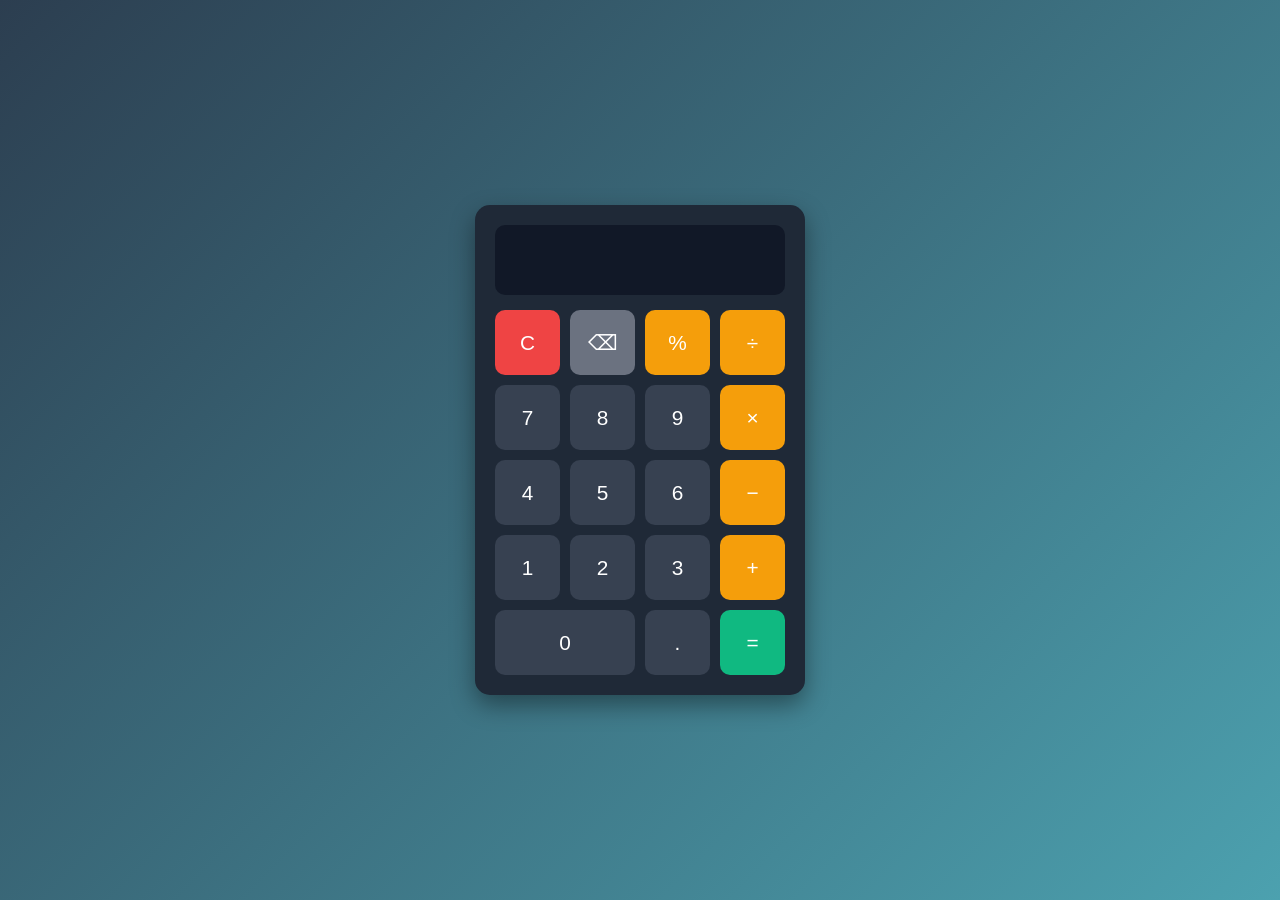
<file: Aulas/AULA - 01/exercício 01/index.html>
<!DOCTYPE html>
<html lang="pt-BR">
<head>
    <meta charset="UTF-8">
    <meta name="viewport" content="width=device-width, initial-scale=1.0">
    <title>Calculadora</title>
    <link rel="stylesheet" href="style.css">
</head>
<body>

<div class="calculadora">
    <input type="text" id="display" readonly>

    <div class="botoes">
        <button class="limpar" onclick="limpar()">C</button>
        <button class="apagar" onclick="apagar()">⌫</button>
        <button class="operador" onclick="adicionar('%')">%</button>
        <button class="operador" onclick="adicionar('/')">÷</button>

        <button onclick="adicionar('7')">7</button>
        <button onclick="adicionar('8')">8</button>
        <button onclick="adicionar('9')">9</button>
        <button class="operador" onclick="adicionar('*')">×</button>

        <button onclick="adicionar('4')">4</button>
        <button onclick="adicionar('5')">5</button>
        <button onclick="adicionar('6')">6</button>
        <button class="operador" onclick="adicionar('-')">−</button>

        <button onclick="adicionar('1')">1</button>
        <button onclick="adicionar('2')">2</button>
        <button onclick="adicionar('3')">3</button>
        <button class="operador" onclick="adicionar('+')">+</button>

        <button onclick="adicionar('0')" class="zero">0</button>
        <button onclick="adicionar('.')">.</button>
        <button class="igual" onclick="calcular()">=</button>
    </div>
</div>

<script src="script.js"></script>
</body>
</html>
</file>
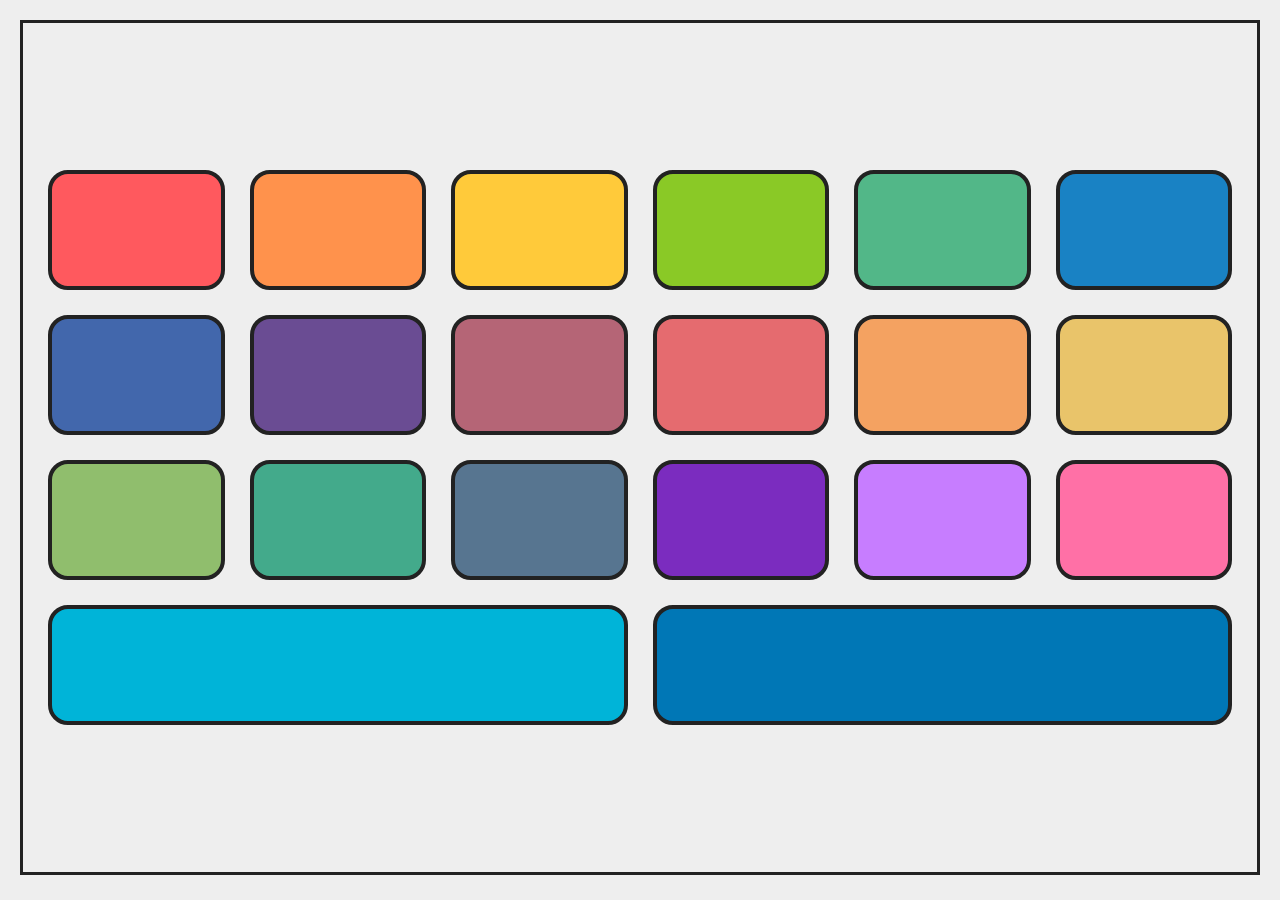
<file: Aulas/AULA - 07/exercício 01/index.html>
<!DOCTYPE html>
<html lang="pt-BR">
<head>
    <meta charset="UTF-8">
    <meta name="viewport" content="width=device-width, initial-scale=1.0">
    <title>EXERCÍCIO 01</title>
    <link rel="stylesheet" href="style.css">
</head>

<body>

    <main class="container">

        <div class="box box1"></div>
        <div class="box box2"></div>
        <div class="box box3"></div>
        <div class="box box4"></div>
        <div class="box box5"></div>
        <div class="box box6"></div>
        <div class="box box7"></div>
        <div class="box box8"></div>
        <div class="box box9"></div>
        <div class="box box10"></div>
        <div class="box box11"></div>
        <div class="box box12"></div>
        <div class="box box13"></div>
        <div class="box box14"></div>
        <div class="box box15"></div>
        <div class="box box16"></div>
        <div class="box box17"></div>
        <div class="box box18"></div>
        <div class="box box19"></div>
        <div class="box box20"></div>

    </main>

</body>
</html>
</file>
<file: Aulas/AULA - 01/exercício 01/style.css>
*{
    margin:0;
    padding:0;
    box-sizing:border-box;
    font-family:Arial, Helvetica, sans-serif;
}

body{
    background:linear-gradient(135deg,#2c3e50,#4ca1af);
    display:flex;
    justify-content:center;
    align-items:center;
    height:100vh;
}

.calculadora{
    background:#1f2937;
    padding:20px;
    border-radius:15px;
    box-shadow:0 10px 25px rgba(0,0,0,.4);
    width:330px;
}

#display{
    width:100%;
    height:70px;
    border:none;
    border-radius:10px;
    margin-bottom:15px;
    background:#111827;
    color:white;
    text-align:right;
    font-size:2rem;
    padding:15px;
}

.botoes{
    display:grid;
    grid-template-columns:repeat(4,1fr);
    gap:10px;
}

button{
    height:65px;
    border:none;
    border-radius:10px;
    font-size:1.3rem;
    cursor:pointer;
    transition:.2s;
    background:#374151;
    color:white;
}

button:hover{
    transform:scale(1.05);
    background:#4b5563;
}

.operador{
    background:#f59e0b;
}

.operador:hover{
    background:#d97706;
}

.igual{
    background:#10b981;
}

.igual:hover{
    background:#059669;
}

.limpar{
    background:#ef4444;
}

.limpar:hover{
    background:#dc2626;
}

.apagar{
    background:#6b7280;
}

.apagar:hover{
    background:#4b5563;
}

.zero{
    grid-column:span 2;
}
</file>
<file: Aulas/AULA - 07/exercício 01/style.css>
* {
    box-sizing: border-box;
}

body {
    margin: 0;
    padding: 20px;
    background: #eeeeee;
}

.container {
    display: flex;
    flex-direction: row;
    flex-wrap: wrap;
    justify-content: center;
    align-items: center;
    align-content: center;
    gap: 15px;

    width: 100%;
    min-height: 95vh;
    padding: 20px;
    border: 3px solid #222;
    margin: auto;
}

.box {
    width: 150px;
    height: 120px;
    padding: 10px;
    border: 4px solid #222;
    margin: 5px;
    border-radius: 20px;

    flex: 1 1 150px;
}

/* Cores */

.box1 {
    background: #ff595e;
}

.box2 {
    background: #ff924c;
}

.box3 {
    background: #ffca3a;
}

.box4 {
    background: #8ac926;
}

.box5 {
    background: #52b788;
}

.box6 {
    background: #1982c4;
}

.box7 {
    background: #4267ac;
}

.box8 {
    background: #6a4c93;
}

.box9 {
    background: #b56576;
}

.box10 {
    background: #e56b6f;
}

.box11 {
    background: #f4a261;
}

.box12 {
    background: #e9c46a;
}

.box13 {
    background: #90be6d;
}

.box14 {
    background: #43aa8b;
}

.box15 {
    background: #577590;
}

.box16 {
    background: #7b2cbf;
}

.box17 {
    background: #c77dff;
}

.box18 {
    background: #ff70a6;
}

.box19 {
    background: #00b4d8;
}

.box20 {
    background: #0077b6;
}

@media (max-width: 600px) {

    .box {
        width: 100px;
        height: 100px;
    }

    .container {
        gap: 10px;
        padding: 10px;
    }
}
</file>
